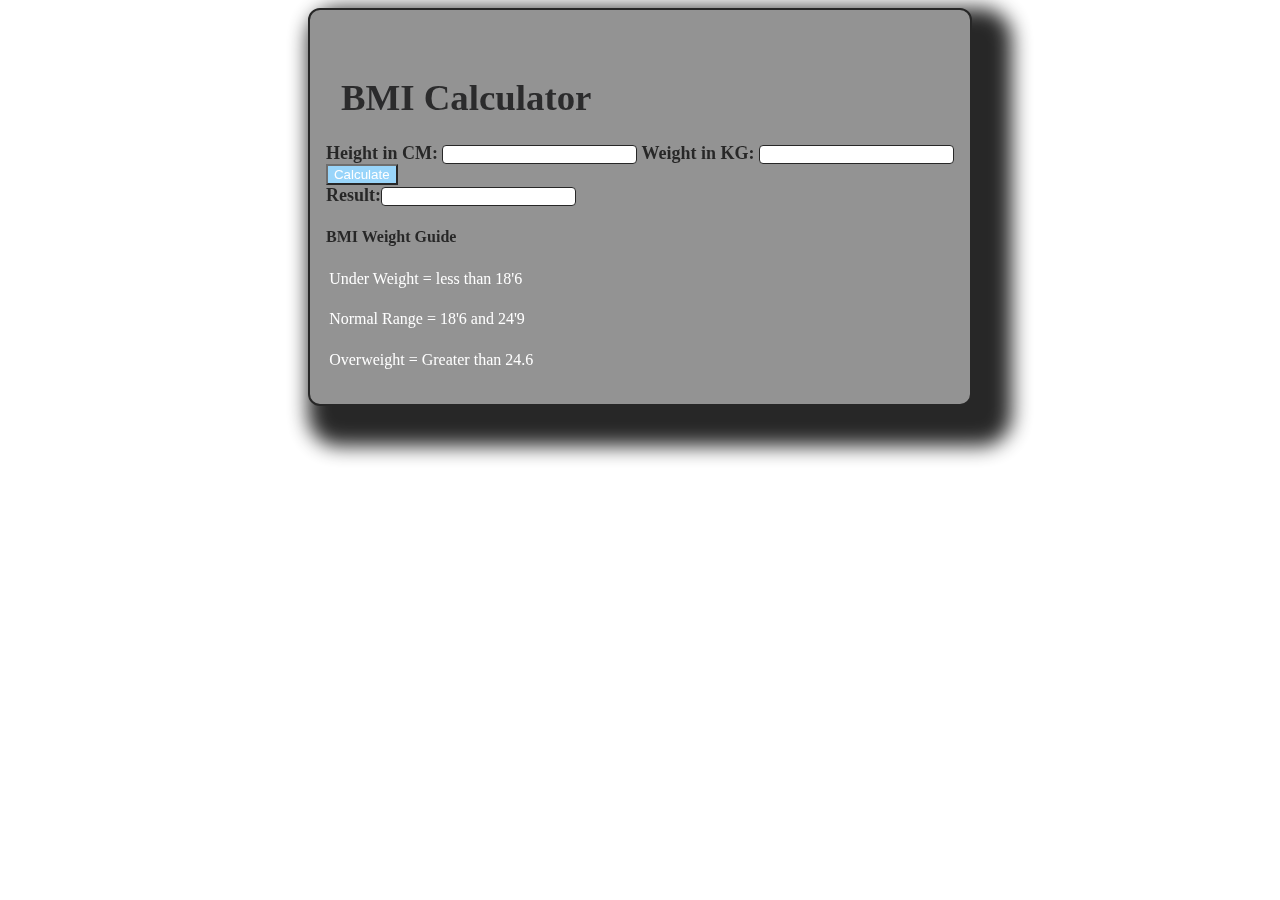
<file: Bmi Calculator/index.html>
<!DOCTYPE html>
<html lang="en">
    <head>
    <meta charset="UTF-8">
    <meta http-equiv="X-UA-Compatible" content="IE=edge">
    <meta name="viewport" content="width=device-width, initial-scale=1.0">
    <link rel="stylesheet" href="CSS/design.css">
    <title>BMI Calculator</title>
</head>
<body>
    <div class="maindiv">
      <div class="container">
        <h1>BMI Calculator</h1>
        <form>
            <label>Height in CM: </label><input type="number" id="height"/>
            <label>Weight in KG: </label><input type="number" id="weight"/><br>
            <button type="submit">Calculate</button>
            <div class="result-box">
             <!-- <div  input type="text" class="results" id="results"> -->
                <!-- <h2 >Result:</h2> -->
                <!-- <div id="results"></div> -->
                <label>Result:</label><input type="number" id="results" >
                <!-- <div id="results"></div> -->
            </div>
            <div id="weight-guide">
                <h4>BMI Weight Guide</h4>
                <p>Under Weight = less than 18'6</p>
                <p>Normal Range = 18'6 and 24'9</p>
                <p>Overweight = Greater than 24.6</p>
            </div>
        </form>
      </div>  
    </div>
</body>
<script src="Scripts/logic.js"></script>
</html>
</file>
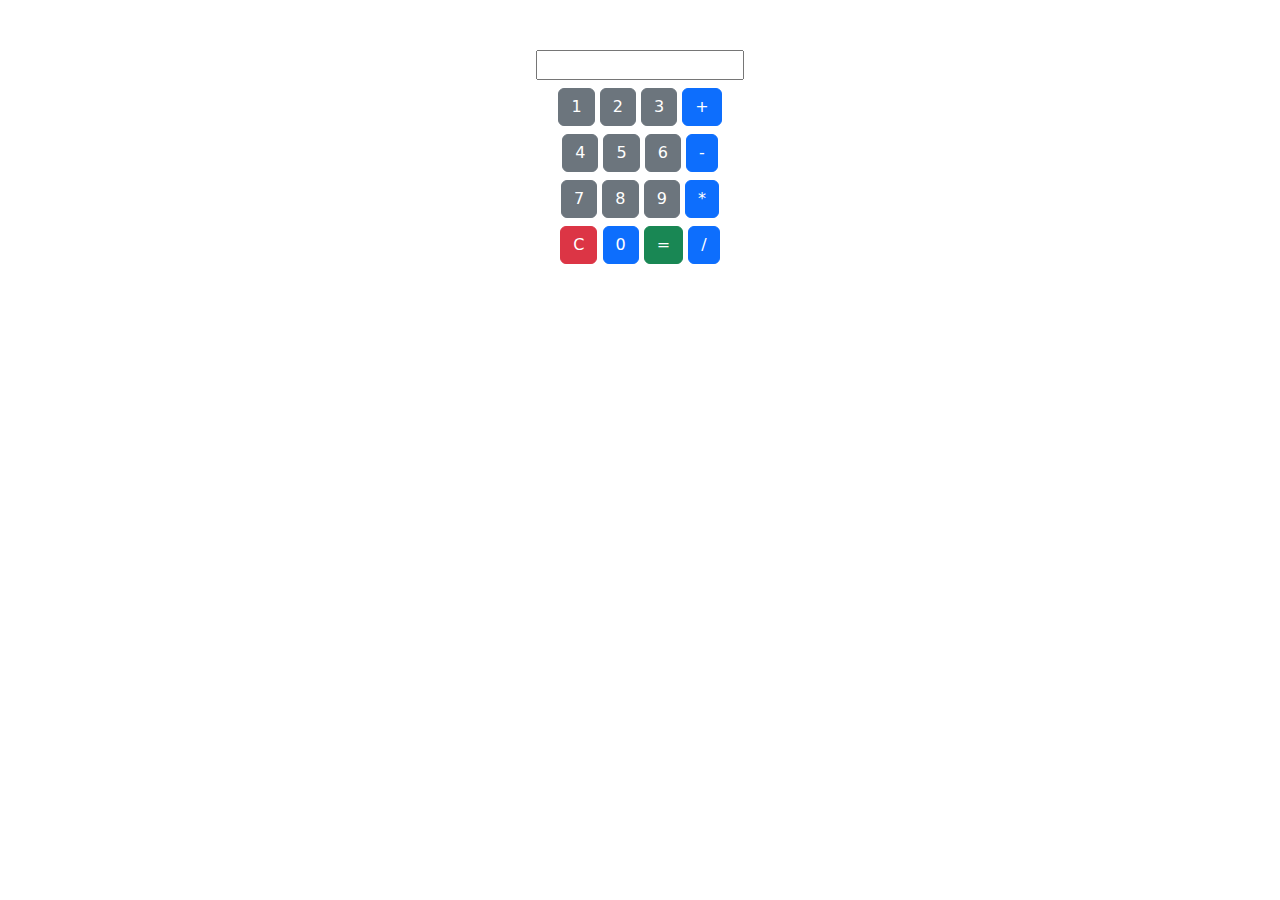
<file: Calculator/index.html>
<!DOCTYPE html>
<html lang="en">
  <head>
    <meta charset="UTF-8" />
    <meta name="viewport" content="width=device-width, initial-scale=1.0" />
    <title>caculator</title>
    <link rel="stylesheet" href="https://cdn.jsdelivr.net/npm/bootstrap@5.3.3/dist/css/bootstrap.min.css">
    <script src="scripts/logic.js"></script>
  </head>
  <body>
    <div style="text-align: center;  margin-top: 50px">
<!-- "margin-top"-this property sets margin(50px) from top  -->

      <input id="result" class="mb-2" type="text" />
      <br>
      <div class="mb-2">
      <button class="btn btn-secondary" onclick="setExpression(1)">1</button>
      <button class="btn btn-secondary" onclick="setExpression(2)">2</button>
      <button class="btn btn-secondary" onclick="setExpression(3)">3</button>
      <button class="btn btn-primary" onclick="setExpression('+')">+</button><br>
    </div>
    <div class="mb-2">
      <button class="btn btn-secondary" onclick="setExpression(4)" >4</button>
      <button class="btn btn-secondary" onclick="setExpression(5)">5</button>
      <button class="btn btn-secondary" onclick="setExpression(6)">6</button>
      <button class="btn btn-primary" onclick="setExpression('-')">-</button><br>
    </div>
      <div class="mb-2">
      <button class="btn btn-secondary"onclick="setExpression(7)">7</button>
      <button class="btn btn-secondary"onclick="setExpression(8)">8</button>
      <button class="btn btn-secondary"onclick="setExpression(9)">9</button>
      <button class="btn btn-primary"onclick="setExpression('*')">*</button><br>
    </div>
      <button class="btn btn-danger"onclick='clearAll()'>C</button>
      <button class="btn btn-primary"onclick="setExpression(0)">0</button>
      <button class="btn btn-success" onclick="compute()">=</button>
      <button class="btn btn-primary"onclick="setExpression('/')">/</button>
    </div>
  </body>
</html>
</file>
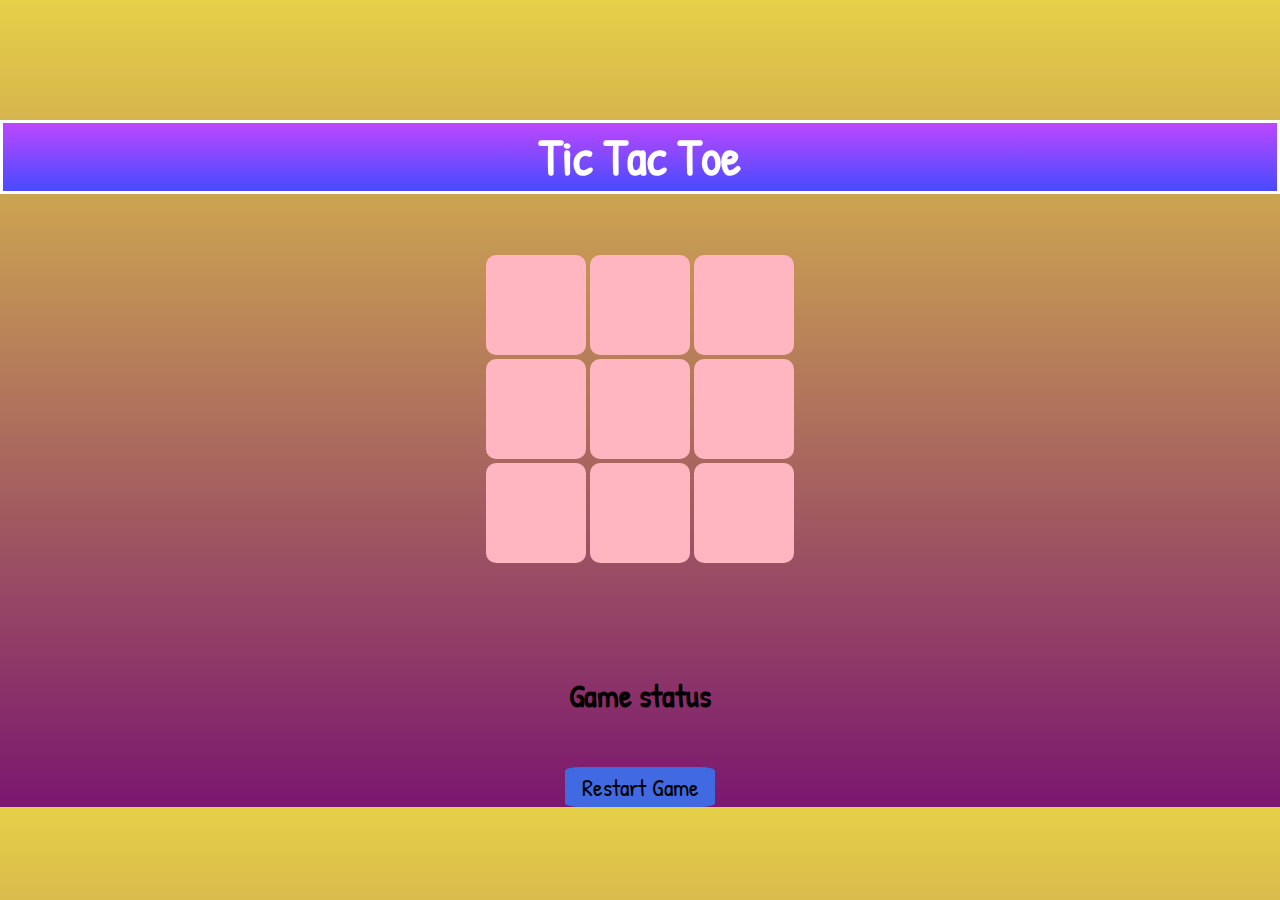
<file: Computerised Tic Tac Toe/index.html>
<!DOCTYPE html>
<html lang="en">

<head>
    <meta charset="UTF-8">
    <meta name="viewport" content="width=device-width, initial-scale=1.0">
    <title>Tic-Tac-Toe</title>
    <link rel="preconnect" href="https://fonts.gstatic.com">
    <link href="https://fonts.googleapis.com/css2?family=Patrick+Hand&display=swap" rel="stylesheet">

    <link rel="stylesheet" href="CSS/design.css">
</head>

<body>
    <h1 class="title">Tic Tac Toe</h1>
    <div class="board">
        <div class="cell" data-cell-index="0"></div>
        <div class="cell" data-cell-index="1"></div>
        <div class="cell" data-cell-index="2"></div>
        <div class="cell" data-cell-index="3"></div>
        <div class="cell" data-cell-index="4"></div>
        <div class="cell" data-cell-index="5"></div>
        <div class="cell" data-cell-index="6"></div>
        <div class="cell" data-cell-index="7"></div>
        <div class="cell" data-cell-index="8"></div>
    </div>

    <div class="stats">
        <h1>Game status</h1>
        <h2 id="status"> </h2>
    </div>
    <button onclick="resetGame()">Restart Game</button>

    <script src="scripts/logic.js"></script>
</body>

</html>
</file>
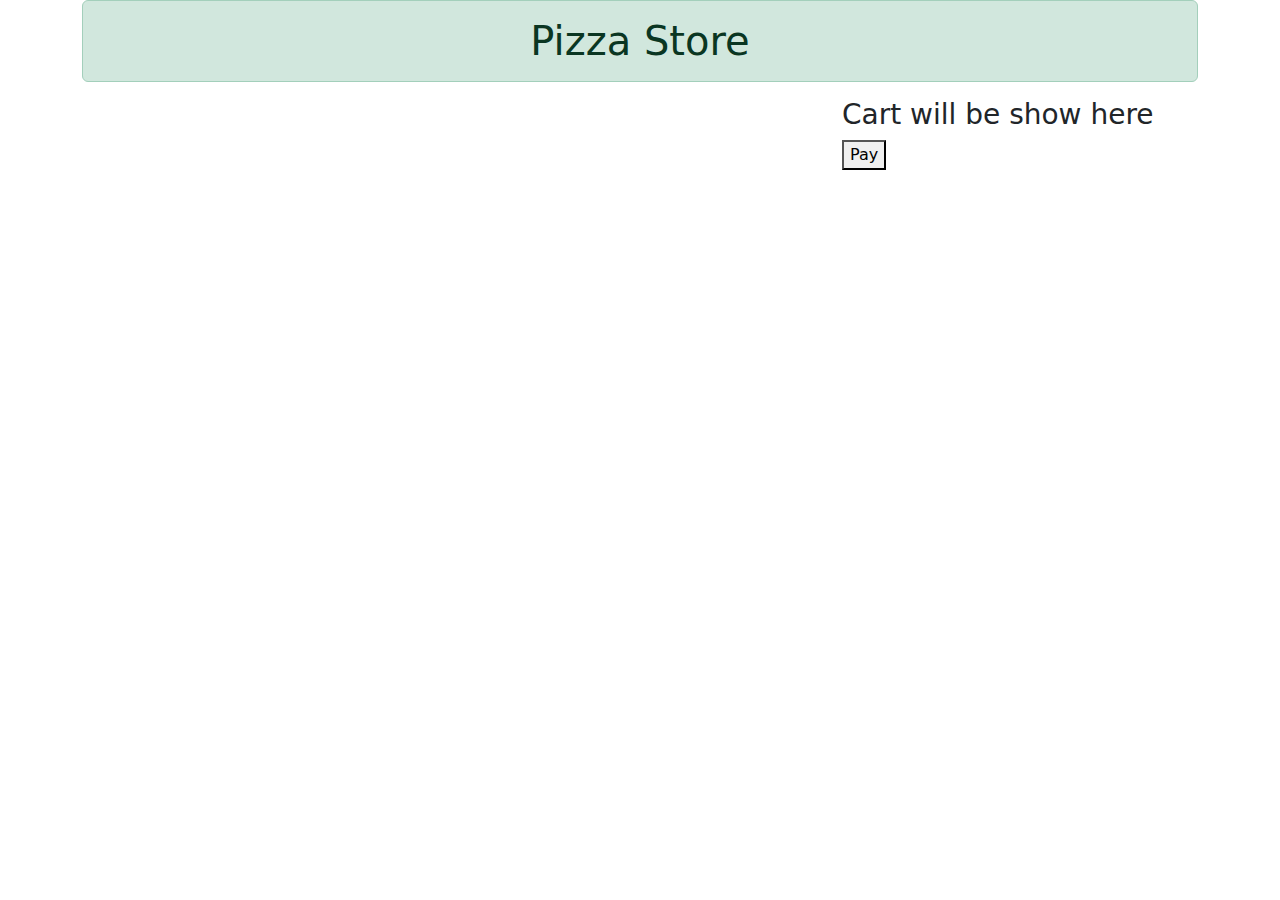
<file: Dominos Website/index.html>
<!DOCTYPE html>
<html lang="en">
<head>
    <meta charset="UTF-8">
    <meta http-equiv="X-UA-Compatible" content="IE=edge">
    <meta name="viewport" content="width=device-width, initial-scale=1.0">
    <title>Pizza App</title>
    <link href="https://cdn.jsdelivr.net/npm/bootstrap@5.3.3/dist/css/bootstrap.min.css" rel="stylesheet" integrity="sha384-QWTKZyjpPEjISv5WaRU9OFeRpok6YctnYmDr5pNlyT2bRjXh0JMhjY6hW+ALEwIH" crossorigin="anonymous">
    <script src="https://checkout.razorpay.com/v1/checkout.js"></script>
    <script src = "scripts/payment.js" defer></script>
    <script src ="scripts/controller.js" type="module"></script>
</head>
<body>
    <div class="container">
    <h1 class="alert alert-success text-center">Pizza Store</h1> 
    <div class="row">
           <div class="col-8">
                <div class="row" id="pizzas">
                        <!-- All Pizza Load Here-->
                </div>
           </div> 
           <div class="col-4">
                <h3>Cart will be show here</h3>
                <div id="carts">

                </div>
                <button id="rzp-button1">Pay</button>
               
           </div>
    </div>
</div>
</body>
</html>
</file>
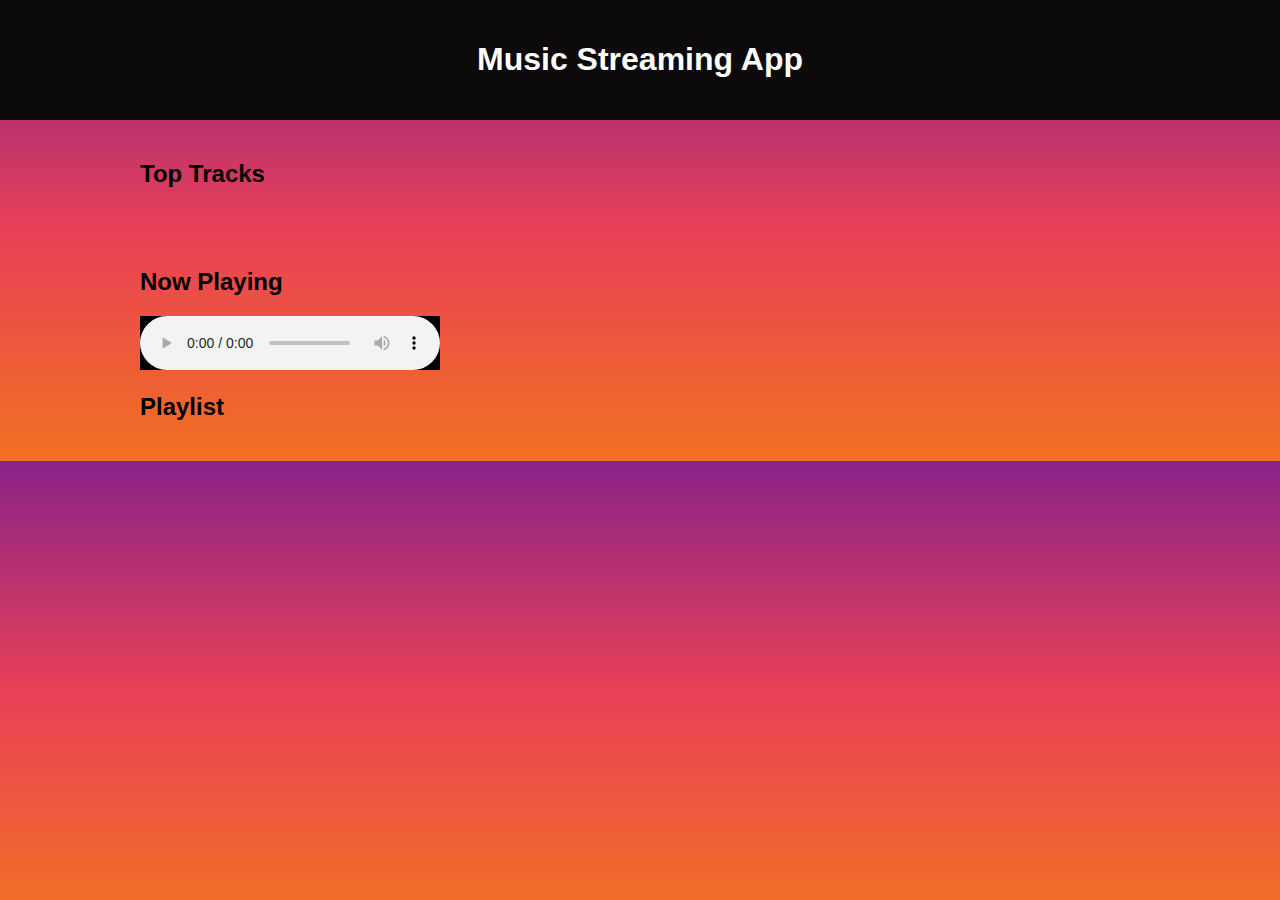
<file: Music App/index.html>
<!DOCTYPE html>
<html lang="en">
<head>
    <meta charset="UTF-8">
    <meta name="viewport" content="width=device-width, initial-scale=1.0">
    <title>Music Streaming App</title>
    <link rel="stylesheet" href="design.css">
    <script src="logic.js"></script>
</head>
<body>
    <header>
        <h1>Music Streaming App</h1>
    </header>
    <main>
        <section id="tracks">
            <h2>Top Tracks</h2>
            <div id="tracks-container"></div>
        </section>
        <section id="player">
            <h2>Now Playing</h2>
            <audio id="audio" controls>Songs</audio>
            <h2>Playlist</h2>
            <div id="playlist"></div>
        </section>
    </main>
</body>
</html>
</file>
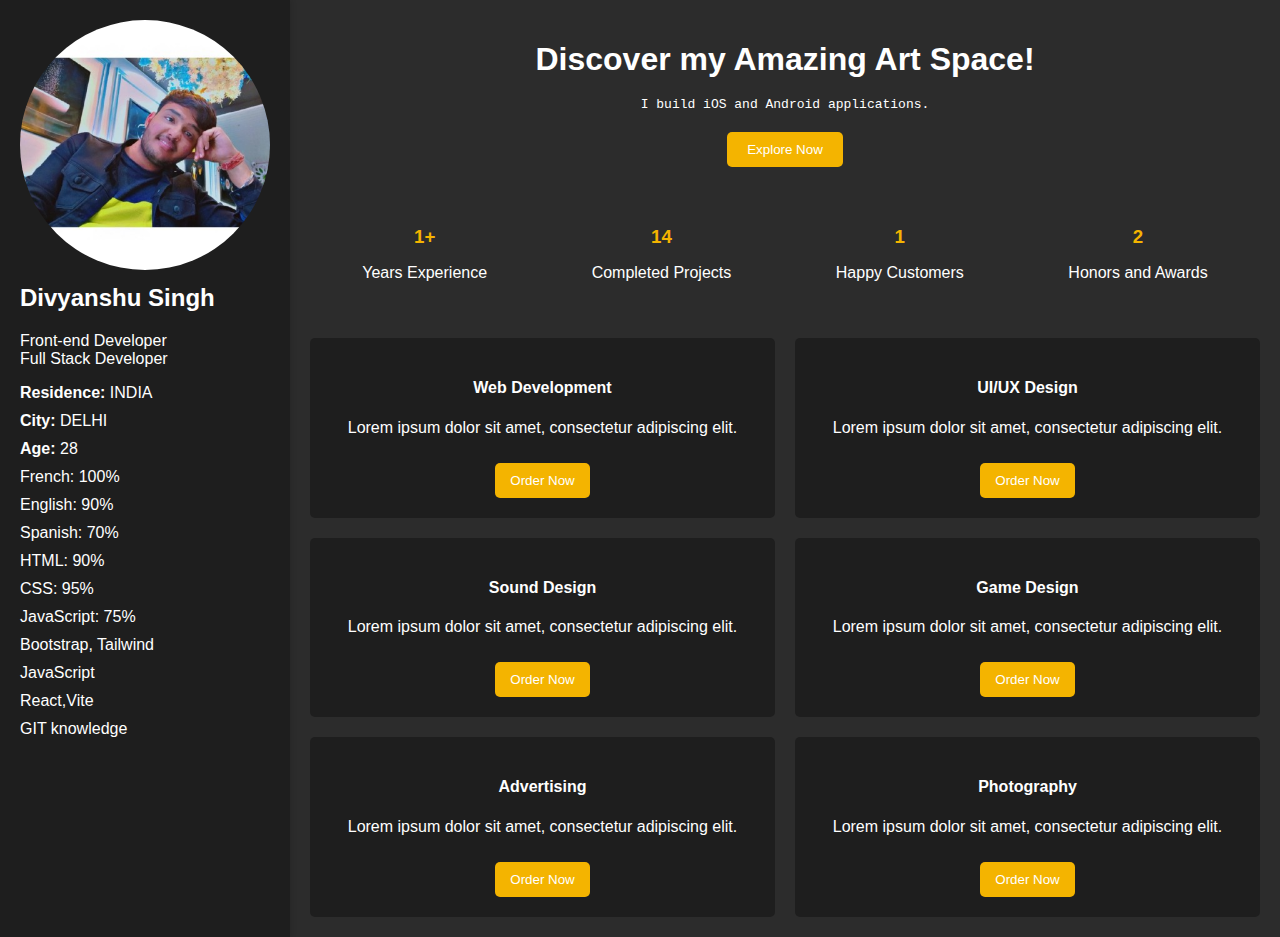
<file: Resume/index.html>
<!DOCTYPE html>
<html lang="en">
<head>
    <meta charset="UTF-8">
    <meta name="viewport" content="width=device-width, initial-scale=1.0">
    <title>Divyanshu Singh's Portfolio</title>
    <link rel="stylesheet" href="CSS/design.css">
</head>
<body>
    <div class="container">
        <aside class="sidebar">
            <div class="profile">
                <img src="myphoto.png" alt="Divyanshu Singh ">
                <h2>Divyanshu Singh</h2>
                <p>Front-end Developer<br>Full Stack Developer</p>
            </div>
            <div class="info">
                <p><strong>Residence:</strong> INDIA</p>
                <p><strong>City:</strong> DELHI</p>
                <p><strong>Age:</strong> 28</p>
            </div>
            <div class="languages">
                <p>French: 100%</p>
                <p>English: 90%</p>
                <p>Spanish: 70%</p>
            </div>
            <div class="skills">
                <p>HTML: 90%</p>
                <p>CSS: 95%</p>
                <p>JavaScript: 75%</p>
                <!-- <p>PHP: 65%</p>
                <p>WordPress: 85%</p> -->
            </div>
            <div class="tools">
                <p>Bootstrap, Tailwind</p>
                <p>JavaScript</p>
                <p>React,Vite</p>
                <p>GIT knowledge</p>
            </div>
            <!-- <a href="cv.pdf" class="download-cv">Download CV</a> -->
        </aside>
        <main class="main-content">
            <section class="intro" id="intro">
                <h1>Discover my Amazing Art Space!</h1>
                <p><code>I build iOS and Android applications.</code></p>
                <button id="exploreBtn">Explore Now</button>
            </section>
            <section class="stats">
                <div>
                    <h3>1+</h3>
                    <p>Years Experience</p>
                </div>
                <div>
                    <h3>14</h3>
                    <p>Completed Projects</p>
                </div>
                <div>
                    <h3>1</h3>
                    <p>Happy Customers</p>
                </div>
                <div>
                    <h3>2</h3>
                    <p>Honors and Awards</p>
                </div>
            </section>
            <section class="services" id="services">
                <div class="service">
                    <h4>Web Development</h4>
                    <p>Lorem ipsum dolor sit amet, consectetur adipiscing elit.</p>
                    <button class="orderBtn">Order Now</button>
                </div>
                <div class="service">
                    <h4>UI/UX Design</h4>
                    <p>Lorem ipsum dolor sit amet, consectetur adipiscing elit.</p>
                    <button class="orderBtn">Order Now</button>
                </div>
                <div class="service">
                    <h4>Sound Design</h4>
                    <p>Lorem ipsum dolor sit amet, consectetur adipiscing elit.</p>
                    <button class="orderBtn">Order Now</button>
                </div>
                <div class="service">
                    <h4>Game Design</h4>
                    <p>Lorem ipsum dolor sit amet, consectetur adipiscing elit.</p>
                    <button class="orderBtn">Order Now</button>
                </div>
                <div class="service">
                    <h4>Advertising</h4>
                    <p>Lorem ipsum dolor sit amet, consectetur adipiscing elit.</p>
                    <button class="orderBtn">Order Now</button>
                </div>
                <div class="service">
                    <h4>Photography</h4>
                    <p>Lorem ipsum dolor sit amet, consectetur adipiscing elit.</p>
                    <button class="orderBtn">Order Now</button>
                </div>
            </section>
        </main>
    </div>
    <script src="script/logic.js"></script>
</body>
</html>
</file>
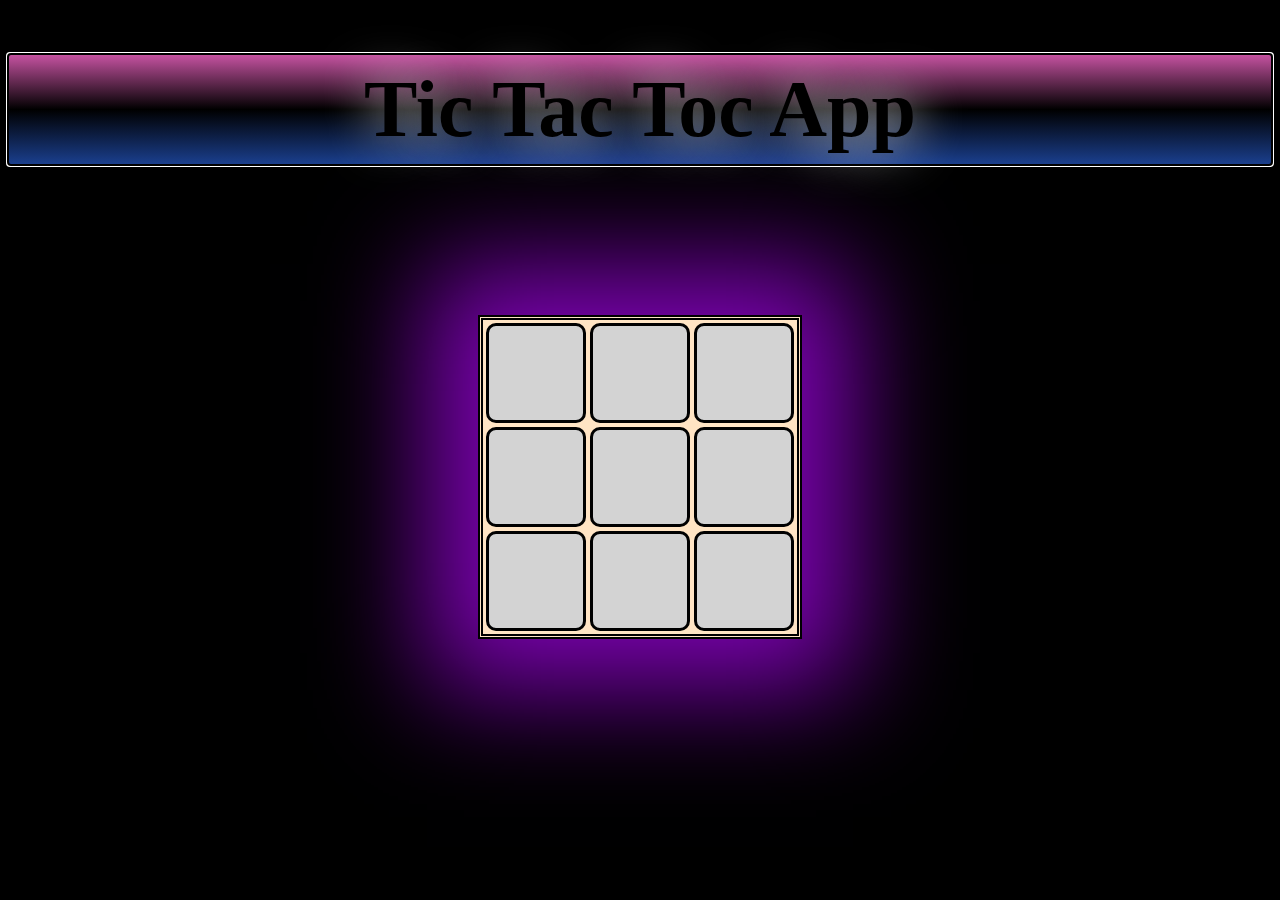
<file: Tic Tac Toe Game/index.html>
<!DOCTYPE html>
<html lang="en">
<head>
    
    <title>Tic Tac Toe</title>
   <Link rel="stylesheet" href="CSS/desing.css">
    <script src="scripts/logic.js" defer>
        
    </script> 
</head>
<body>
    <h1>Tic Tac Toc App</h1>
    <h3 id="Gameover"></h3>   
    <table>
        <tr>
            <td><button></button></td>
            <td><button></button></td>
            <td><button></button></td>
        </tr>
        <tr>
            <td><button></button></td>
            <td><button></button></td>
            <td><button></button></td>
        </tr>
        <tr>
            <td><button></button></td>
            <td><button></button></td>
            <td><button></button></td>
        </tr>
    </table>
    
</body>
</html>
</file>
<file: Bmi Calculator/CSS/design.css>
input {
    padding: 1px 7px;
    border-radius: 4px;
    font-weight: 700;
    border: 1px solid black;
}
label {
    font-weight: 800;
    color: black;
    font-size: 18px;
}
h1{
    border-radius: 12px;
    font-size: 2.3rem;
    color: rgb(5,5,6);
    padding-left: 15px;
    padding-top: 25px;
}
p {
    padding: .2rem;
    font-size: 16px;
    color: white;
}
.maindiv {
    width: 100;
    height: 100;
    display: flex;
    
    justify-content: center;
    align-items: center;
}
.container {
    height: 70;
    width: 26;
    backdrop-filter: blur(100px);
    background: gray ;
    padding: 1rem;
    border-radius: 12px;
    border: 2px solid black;
    padding: 30;
    opacity: 85%;
    box-shadow: black 20px 20px 20px 20px;
    /* background-image: url('https://imgs.search.brave.com/Fp8tHxo4d5g_RjstSzcpoYYTIvVVPaceLY4cEWW3Jx4/rs:fit:500:0:0:0/g:ce/aHR0cHM6Ly9pLnBp/bmltZy5jb20vb3Jp/Z2luYWxzL2M4LzAw/LzQ1L2M4MDA0NTFl/M2VmNjRmOWJkZjhh/ODZhNmY5YzI2ZTk2/LmpwZw'); */
}
body{
    background-image: url('https://mcdn.wallpapersafari.com/medium/82/74/YSe2kG.jpeg');
    background-repeat: no-repeat;
    background-size: 100% ;
    
}
button{
    color: white;
    background-color: lightskyblue;
    
}
button:hover{
    background-color: black;
    

}
</file>
<file: Computerised Tic Tac Toe/CSS/design.css>
*,
*::after,
*::before {
    box-sizing: border-box;
    margin: 0;
    padding: 0;
    text-align: center;
    font-family: 'Patrick Hand';
}

body {
    background: #7b176f;
    background: -webkit-linear-gradient(0deg, #7b176f 0%, #e6d048 100%);
    background: linear-gradient(0deg, #7b176f 0%, #e6d048 100%);
}

.title {
    margin-top: 120px;
    margin-bottom: -100px;
    font-size: 50px;
    color: white;
    border: solid white;
    background: #474bff;
    background: -webkit-linear-gradient(0deg, #474bff 0%, #bc48ff 100%);
    background: linear-gradient(0deg, #474bff 0%, #bc48ff 100%);

}

.board {
    margin: 0;
    padding: 0;
    width: 100vw;
    height: 70vh;
    display: grid;
    justify-content: center;
    align-items: center;
    align-content: center;
    grid-template-columns: repeat(3, auto);
    
}

.cell {
    width: 100px;
    height: 100px;
    border-radius: 10%;
    background: lightpink;
    margin: 2px;
    cursor: pointer;
    display: flex;
    justify-content: center;
    align-items: center;
    font-size: 4rem;
    
    
}

.clicked {
    color: rgb(255, 252, 201);
    text-shadow: 2px 2px red;
}

.cell:hover {
    background: gray;
}

.cell:first-child,
.cell:nth-child(2),
.cell:nth-child(3) {
    border-top: none;
}

.cell:first-child,
.cell:nth-child(4),
.cell:nth-child(7) {
    border-left: none;
}

.cell:nth-child(3n+3) {
    border-right: none;
}

.cell:last-child,
.cell:nth-child(7),
.cell:nth-child(8) {
    border-bottom: none;
}

.stats {
    margin: 50px;
    margin-top: -50px;
}

#status {
    margin: 30px;
}

button {
    width: 150px;
    height: 40px;
    border-radius: 10%;
    font-size: 24px;
    border: none;
    cursor: pointer;
    background-color: royalblue;
}

button:hover {
    background: grey;
}

#h1{
    color: white;
}
</file>
<file: Music App/design.css>
body {
    font-family: Arial, sans-serif;
    margin: 0;
    padding: 0;
    display: flex;
    flex-direction: column;
    align-items: center;
    justify-content: center;
    background: #f27121;
    background: -webkit-linear-gradient(0deg, #f27121 0%, #e94057 50%, #8a2387 100%);
    background: linear-gradient(0deg, #f27121 0%, #e94057 50%, #8a2387 100%);
}

header {
    background-color: rgb(12, 10, 10);
    padding: 20px;
    color: white;
    text-align: center;
    width: 100%;
}

main {
    display: flex;
    flex-direction: column;
    align-items: center;
    width: 100%;
    box-shadow: black;
}


section {
    margin: 20px 0;
    width: 80%;
    max-width: 1000px;
}

#tracks-container, #playlist {
    display: flex;
    flex-wrap: wrap;
    justify-content: center;
}
.track, .playlist-item {
    background-color: white;
    margin: 10px;
    padding: 10px;
    border: 1px solid #ccc;
    border-radius: 5px;
    width: 200px;
    text-align: center;
    box-shadow: 0 0 10px rgba(0, 0, 0, 0.1);
}


.track img, .playlist-item img {
    width: 100%;
    height: auto;
    border-radius: 5px;
}

button {
    background: #f3d3ba;
    background: -webkit-linear-gradient(0deg, #f3d3ba 0%, #c438f3 100%);
    background: linear-gradient(0deg, #f3d3ba 0%, #c438f3 100%);
    color: white;
    border: none;
    padding: 10px;
    border-radius: 5px;
    cursor: pointer;
    margin-top: 10px;
}
#audio{
    background-color: black;
}
</file>
<file: Resume/CSS/design.css>
body {
    margin: 0;
    font-family: Arial, sans-serif;
    color: #fff;
    background-color: #2c2c2c;
}

.container {
    display: flex;
}

.sidebar {
    width: 250px;
    background-color: #1e1e1e;
    padding: 20px;
    box-shadow: 2px 0 5px rgba(0, 0, 0, 0.1);
}

.profile img {
    width: 100%;
    border-radius: 50%;
}

.profile h2 {
    margin-top: 10px;
}

.info p, .languages p, .skills p, .tools p {
    margin: 10px 0;
}

.download-cv {
    display: inline-block;
    margin-top: 20px;
    padding: 10px 15px;
    background-color: #f4b400;
    color: #fff;
    text-decoration: none;
    border-radius: 5px;
}

.main-content {
    flex-grow: 1;
    padding: 20px;
}

.intro {
    text-align: center;
    margin-bottom: 40px;
}

.intro h1 {
    margin-bottom: 10px;
}

.intro p {
    margin-bottom: 20px;
}

.intro button {
    padding: 10px 20px;
    background-color: #f4b400;
    color: #fff;
    border: none;
    border-radius: 5px;
    cursor: pointer;
}

.stats {
    display: flex;
    justify-content: space-around;
    margin-bottom: 40px;
}

.stats div {
    text-align: center;
}

.stats h3 {
    margin-bottom: 5px;
    color: #f4b400;
}

.services {
    display: grid;
    grid-template-columns: repeat(2, 1fr);
    gap: 20px;
}

.service {
    background-color: #1e1e1e;
    padding: 20px;
    border-radius: 5px;
    text-align: center;
}

.service button {
    margin-top: 10px;
    padding: 10px 15px;
    background-color: #f4b400;
    color: #fff;
    border: none;
    border-radius: 5px;
    cursor: pointer;
}
</file>
<file: Tic Tac Toe Game/CSS/desing.css>
button{
    width: 100px;
    height: 100px;
    background:lightgrey ;
    font-size: 50px; 
    cursor: pointer;
    border: solid black;
    border-radius: 10px;
 
    
}
button:hover{
        background-color: aqua;
        transition: 1s;
}

table{
    border:thick double black;
    background-color: bisque;
    margin: auto;
    margin-top: 150px;
    -webkit-box-shadow:0px 0px 105px 51px rgba(138,2,196,0.9);
    -moz-box-shadow: 0px 0px 105px 51px rgba(138,2,196,0.9);
    box-shadow: 0px 0px 105px 51px rgba(138,2,196,0.9);
}
h1{
    color: black;
    font-size: 80px;
    background: #1b4090;
    background: -webkit-linear-gradient(0deg, #1b4090 0%, #070108 50%, #c853a3 100%);
    background: linear-gradient(0deg, #1b4090 0%, #000000 50%, #c853a3 100%);
    display: flex;
    padding: 10px;
    justify-content: center;
    outline: outset;
    text-shadow:white 0px 0px 50px;
    outline: auto;
}
body{
    background: black;
}
h3{
    color: white;
}
</file>
